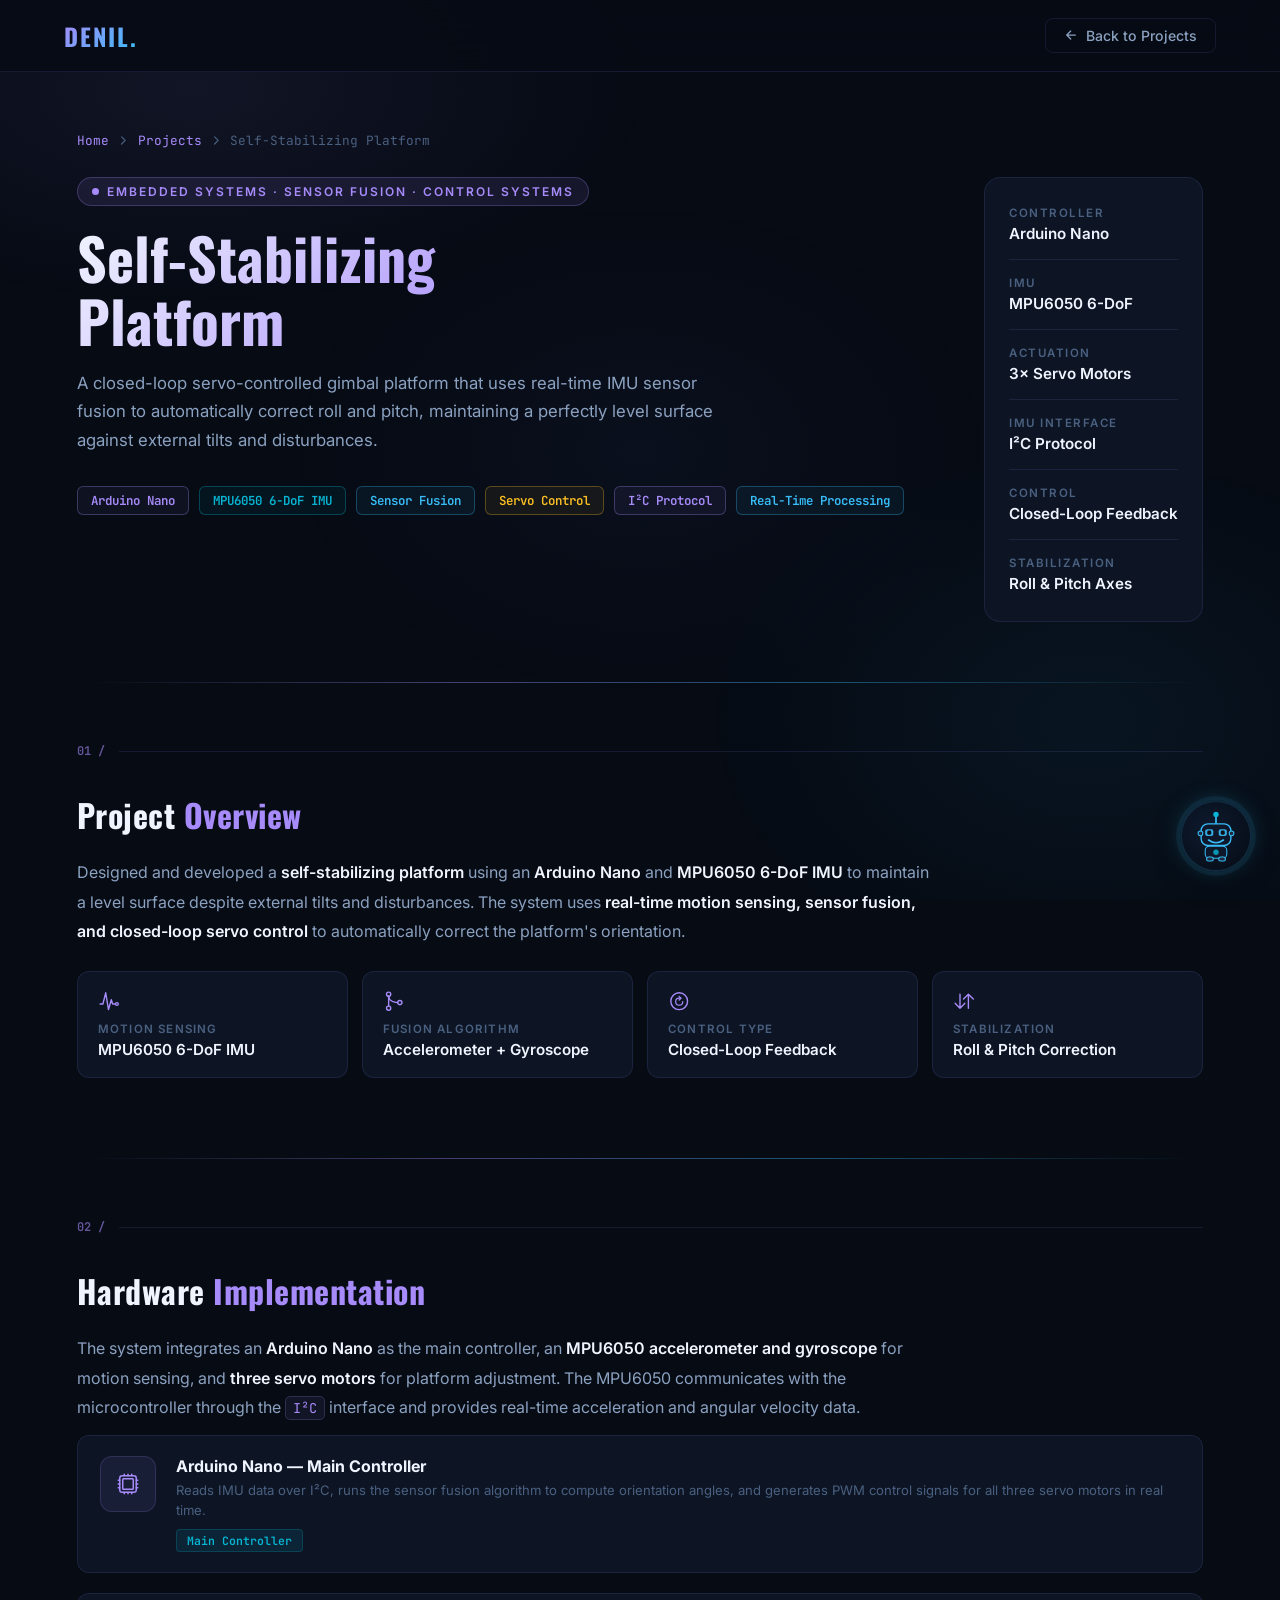
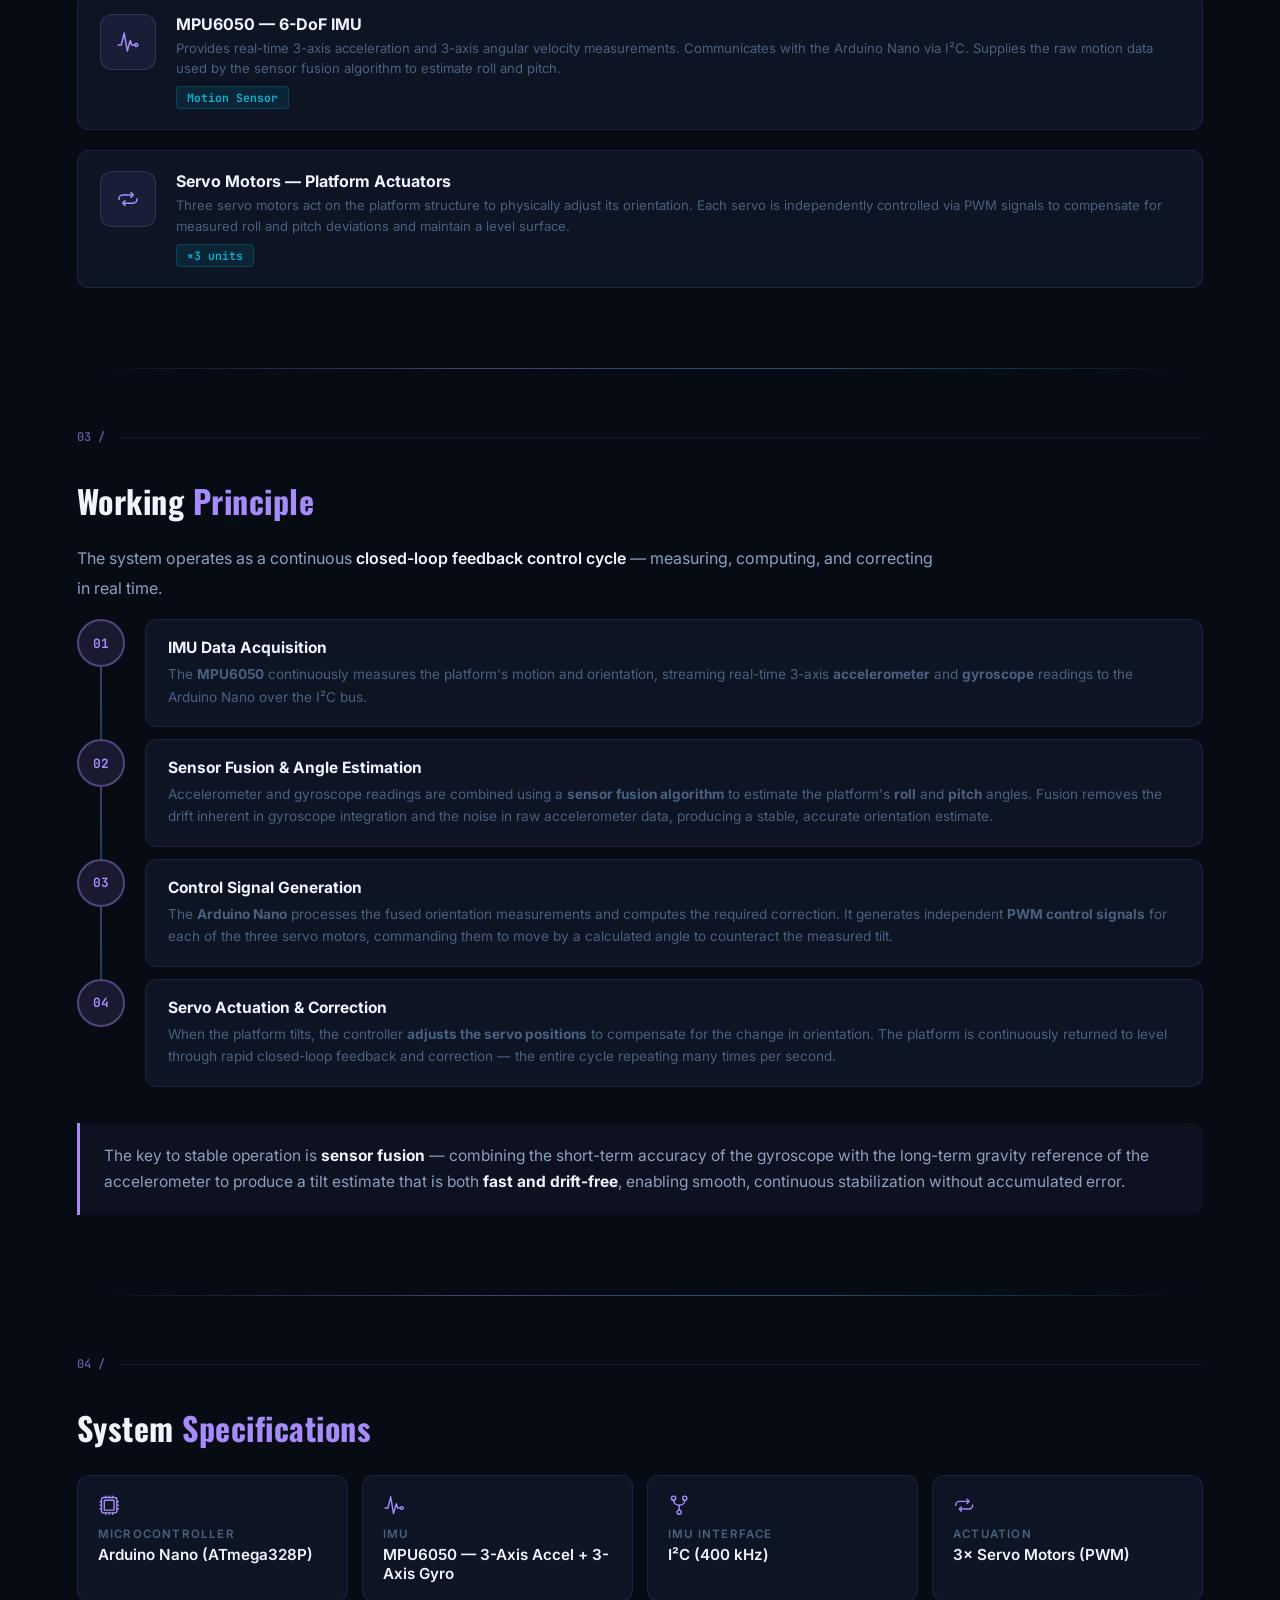
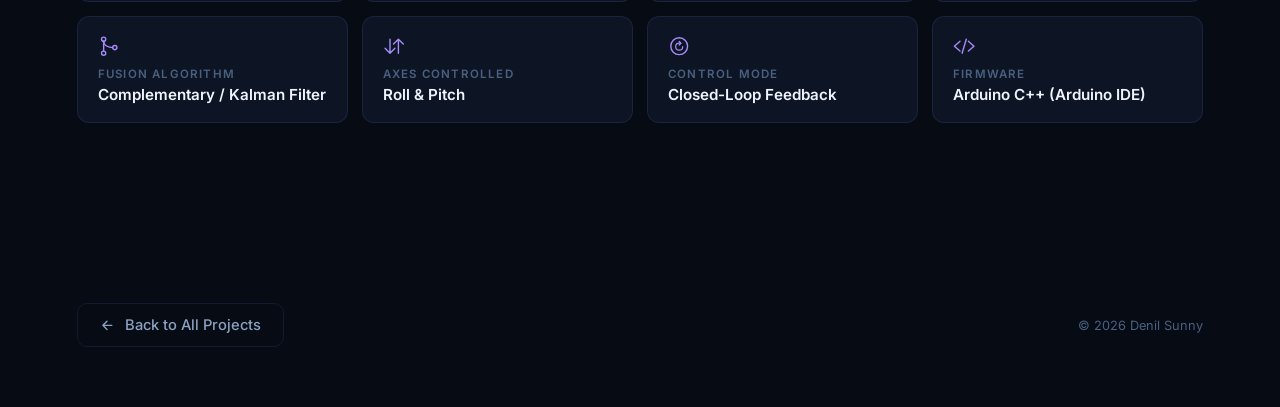
<file: self-stabilizing.html>
<!DOCTYPE html>
<html lang="en">
<head>
    <meta charset="UTF-8">
    <meta name="viewport" content="width=device-width, initial-scale=1.0">
    <title>Self-Stabilizing Platform | Denil Sunny</title>
    <meta name="description" content="Detailed breakdown of the Self-Stabilizing Platform project by Denil Sunny — Arduino Nano, MPU6050 IMU, sensor fusion, and closed-loop servo control for real-time orientation correction.">
    <link rel="preconnect" href="https://fonts.googleapis.com">
    <link rel="preconnect" href="https://fonts.gstatic.com" crossorigin>
    <link href="https://fonts.googleapis.com/css2?family=Inter:wght@300;400;500;600;700&family=Oswald:wght@500;700&family=JetBrains+Mono:wght@400;600&display=swap" rel="stylesheet">
    <!-- Ionicons — served locally to avoid CDN CORS / 404 issues -->
    <script type="module" src="assets/ionicons/ionicons.esm.js"></script>
    <script nomodule src="assets/ionicons/ionicons.js"></script>
    <style>
        *, *::before, *::after { box-sizing: border-box; margin: 0; padding: 0; }
        :root {
            --bg-deep: #060b14; --bg-card: #0d1524;
            --accent-blue: #38bdf8; --accent-cyan: #06b6d4;
            --accent-glow: rgba(129,140,248,.18); --accent-violet: #818cf8;
            --accent-primary: #a78bfa;
            --text-primary: #f0f4ff; --text-secondary: #8ba1c0; --text-muted: #4a6080;
            --border: rgba(129,140,248,.12); --border-hover: rgba(167,139,250,.4);
            --radius-lg: 16px; --radius-xl: 24px; --nav-h: 72px;
        }
        html { scroll-behavior: smooth; }
        body { font-family: 'Inter', sans-serif; background: var(--bg-deep); color: var(--text-primary); min-height: 100vh; overflow-x: hidden; }
        ::-webkit-scrollbar { width: 6px; }
        ::-webkit-scrollbar-track { background: var(--bg-deep); }
        ::-webkit-scrollbar-thumb { background: var(--accent-primary); border-radius: 3px; }
        .bg-mesh {
            position: fixed; inset: 0; z-index: 0; pointer-events: none;
            background:
                radial-gradient(ellipse 60% 40% at 15% 10%, rgba(167,139,250,.08) 0%, transparent 60%),
                radial-gradient(ellipse 50% 50% at 85% 80%, rgba(56,189,248,.06) 0%, transparent 60%),
                radial-gradient(ellipse 40% 40% at 50% 50%, rgba(129,140,248,.04) 0%, transparent 70%);
        }
        /* NAV */
        .navbar { position: fixed; top: 0; left: 0; right: 0; z-index: 100; height: var(--nav-h); display: flex; align-items: center; justify-content: space-between; padding: 0 clamp(20px,5vw,80px); background: rgba(6,11,20,.85); backdrop-filter: blur(18px); border-bottom: 1px solid var(--border); }
        .nav-logo { font-family: 'Oswald', sans-serif; font-size: 1.5rem; font-weight: 700; background: linear-gradient(135deg, var(--accent-primary), var(--accent-blue)); -webkit-background-clip: text; -webkit-text-fill-color: transparent; text-decoration: none; letter-spacing: 2px; }
        .nav-back { display: flex; align-items: center; gap: 8px; font-size: .88rem; font-weight: 500; color: var(--text-secondary); text-decoration: none; padding: 8px 18px; border: 1px solid var(--border); border-radius: 8px; transition: all .25s ease; }
        .nav-back:hover { color: var(--accent-primary); border-color: var(--accent-primary); background: var(--accent-glow); transform: translateX(-3px); }
        /* HERO */
        .proj-hero { position: relative; z-index: 1; padding: calc(var(--nav-h) + 60px) clamp(20px,6vw,120px) 0; max-width: 1300px; margin: 0 auto; }
        .breadcrumb { display: flex; align-items: center; gap: 8px; font-size: .8rem; color: var(--text-muted); margin-bottom: 28px; font-family: 'JetBrains Mono', monospace; }
        .breadcrumb a { color: var(--accent-primary); text-decoration: none; }
        .breadcrumb a:hover { text-decoration: underline; }
        .proj-hero-inner { display: grid; grid-template-columns: 1fr auto; align-items: start; gap: 40px; }
        @media (max-width: 768px) { .proj-hero-inner { grid-template-columns: 1fr; } .hero-stats { display: none; } }
        .hero-badge { display: inline-flex; align-items: center; gap: 8px; font-size: .75rem; font-weight: 600; letter-spacing: 2px; text-transform: uppercase; color: var(--accent-primary); background: rgba(167,139,250,.1); border: 1px solid rgba(167,139,250,.25); padding: 6px 14px; border-radius: 100px; margin-bottom: 20px; }
        .hero-badge .dot { width: 7px; height: 7px; border-radius: 50%; background: var(--accent-primary); animation: pulse-dot 1.8s ease-in-out infinite; }
        @keyframes pulse-dot { 0%,100% { transform: scale(1); opacity: 1; } 50% { transform: scale(1.5); opacity: .5; } }
        .proj-title { font-family: 'Oswald', sans-serif; font-size: clamp(2rem,4.5vw,3.8rem); font-weight: 700; line-height: 1.1; background: linear-gradient(135deg, #f0f4ff 0%, var(--accent-primary) 55%, var(--accent-blue) 100%); -webkit-background-clip: text; -webkit-text-fill-color: transparent; margin-bottom: 16px; }
        .proj-subtitle { font-size: 1.05rem; color: var(--text-secondary); max-width: 640px; line-height: 1.7; margin-bottom: 32px; }
        .tech-tags { display: flex; flex-wrap: wrap; gap: 10px; }
        .tech-tag { font-family: 'JetBrains Mono', monospace; font-size: .78rem; font-weight: 600; padding: 5px 13px; border-radius: 6px; border: 1px solid; }
        .tag-violet { color: var(--accent-primary); border-color: rgba(167,139,250,.3); background: rgba(167,139,250,.06); }
        .tag-blue   { color: var(--accent-blue);    border-color: rgba(56,189,248,.3);   background: rgba(56,189,248,.06); }
        .tag-cyan   { color: var(--accent-cyan);    border-color: rgba(6,182,212,.3);    background: rgba(6,182,212,.06); }
        .tag-amber  { color: #fbbf24;               border-color: rgba(251,191,36,.3);   background: rgba(251,191,36,.06); }
        .hero-stats { display: flex; flex-direction: column; gap: 16px; background: var(--bg-card); border: 1px solid var(--border); border-radius: var(--radius-lg); padding: 28px 24px; min-width: 210px; }
        .stat-item { display: flex; flex-direction: column; gap: 4px; }
        .stat-label { font-size: .72rem; font-weight: 600; letter-spacing: 1.5px; text-transform: uppercase; color: var(--text-muted); }
        .stat-value { font-size: .95rem; font-weight: 600; color: var(--text-primary); }
        .stat-divider { height: 1px; background: var(--border); }

        /* CONTENT */
        .proj-content { position: relative; z-index: 1; max-width: 1300px; margin: 0 auto; padding: 0 clamp(20px,6vw,120px) 100px; }
        .content-section { margin-bottom: 80px; opacity: 0; transform: translateY(36px); transition: opacity .7s ease, transform .7s ease; }
        .content-section.visible { opacity: 1; transform: translateY(0); }
        .section-label { display: flex; align-items: center; gap: 14px; margin-bottom: 32px; }
        .section-number { font-family: 'JetBrains Mono', monospace; font-size: .75rem; font-weight: 600; color: var(--accent-primary); opacity: .6; }
        .section-line { flex: 1; height: 1px; background: var(--border); }
        .section-heading { font-family: 'Oswald', sans-serif; font-size: clamp(1.5rem,3vw,2rem); font-weight: 700; color: var(--text-primary); letter-spacing: .5px; margin-bottom: 20px; }
        .section-heading .accent { color: var(--accent-primary); }
        .prose { color: var(--text-secondary); font-size: 1rem; line-height: 1.85; max-width: 860px; }
        .prose p { margin-bottom: 18px; }
        .prose p:last-child { margin-bottom: 0; }
        .prose strong { color: var(--text-primary); font-weight: 600; }
        .prose code { font-family: 'JetBrains Mono', monospace; font-size: .85em; background: rgba(167,139,250,.08); border: 1px solid rgba(167,139,250,.2); padding: 2px 7px; border-radius: 5px; color: var(--accent-primary); }
        /* SPEC GRID */
        .spec-grid { display: grid; grid-template-columns: repeat(auto-fill,minmax(220px,1fr)); gap: 14px; margin-top: 24px; }
        .spec-card { background: var(--bg-card); border: 1px solid var(--border); border-radius: 12px; padding: 18px 20px; transition: border-color .25s, transform .25s; }
        .spec-card:hover { border-color: var(--border-hover); transform: translateY(-3px); }
        .spec-icon { font-size: 1.4rem; color: var(--accent-primary); margin-bottom: 10px; display: block; }
        .spec-key { font-size: .72rem; font-weight: 600; letter-spacing: 1.2px; text-transform: uppercase; color: var(--text-muted); margin-bottom: 4px; }
        .spec-val { font-size: .95rem; font-weight: 600; color: var(--text-primary); }
        .glow-divider { width: 100%; height: 1px; background: linear-gradient(90deg, transparent, var(--accent-primary), var(--accent-blue), transparent); margin: 60px 0; opacity: .4; }
        /* COMPONENT LIST */
        .component-list { display: flex; flex-direction: column; gap: 20px; margin-top: 12px; }
        .component-item { display: grid; grid-template-columns: 56px 1fr; gap: 20px; align-items: start; background: var(--bg-card); border: 1px solid var(--border); border-radius: 12px; padding: 20px 22px; transition: border-color .25s, transform .25s; }
        .component-item:hover { border-color: var(--border-hover); transform: translateX(5px); }
        .comp-icon-wrap { width: 56px; height: 56px; border-radius: 12px; background: rgba(167,139,250,.08); border: 1px solid rgba(167,139,250,.18); display: flex; align-items: center; justify-content: center; font-size: 1.5rem; color: var(--accent-primary); flex-shrink: 0; }
        .comp-name { font-size: 1rem; font-weight: 700; color: var(--text-primary); margin-bottom: 4px; }
        .comp-role { font-size: .82rem; color: var(--text-muted); line-height: 1.55; }
        .comp-badge { display: inline-block; margin-top: 8px; font-family: 'JetBrains Mono', monospace; font-size: .72rem; font-weight: 600; color: var(--accent-cyan); background: rgba(6,182,212,.1); border: 1px solid rgba(6,182,212,.2); padding: 3px 10px; border-radius: 4px; }
        /* PIPELINE */
        .pipeline { display: flex; flex-direction: column; gap: 0; margin-top: 16px; }
        .pipeline-step { display: grid; grid-template-columns: 48px 1fr; gap: 20px; align-items: stretch; }
        .pipeline-left { display: flex; flex-direction: column; align-items: center; }
        .pipeline-node { width: 48px; height: 48px; border-radius: 50%; background: rgba(167,139,250,.12); border: 2px solid rgba(167,139,250,.4); display: flex; align-items: center; justify-content: center; font-family: 'JetBrains Mono', monospace; font-size: .8rem; font-weight: 700; color: var(--accent-primary); flex-shrink: 0; z-index: 1; }
        .pipeline-connector { flex: 1; width: 2px; background: linear-gradient(to bottom, rgba(167,139,250,.4), rgba(56,189,248,.3)); margin: 0 auto; }
        .pipeline-step:last-child .pipeline-connector { display: none; }
        .pipeline-body { background: var(--bg-card); border: 1px solid var(--border); border-radius: 12px; padding: 18px 22px; margin-bottom: 12px; transition: border-color .25s; }
        .pipeline-body:hover { border-color: var(--border-hover); }
        .pipeline-title { font-size: .97rem; font-weight: 700; color: var(--text-primary); margin-bottom: 6px; }
        .pipeline-desc { font-size: .85rem; color: var(--text-muted); line-height: 1.65; }
        /* HIGHLIGHT PANEL */
        .highlight-panel { border-left: 3px solid var(--accent-primary); background: rgba(167,139,250,.05); border-radius: 0 12px 12px 0; padding: 20px 24px; margin: 24px 0; }
        .highlight-panel p { color: var(--text-secondary); line-height: 1.7; font-size: .97rem; }
        .highlight-panel strong { color: var(--text-primary); }
        /* FOOTER */
        .proj-footer { position: relative; z-index: 1; max-width: 1300px; margin: 0 auto; padding: 0 clamp(20px,6vw,120px) 60px; display: flex; align-items: center; justify-content: space-between; flex-wrap: wrap; gap: 20px; }
        .back-link { display: inline-flex; align-items: center; gap: 10px; text-decoration: none; color: var(--text-secondary); font-size: .92rem; font-weight: 500; border: 1px solid var(--border); border-radius: 10px; padding: 12px 22px; transition: all .25s ease; }
        .back-link:hover { color: var(--accent-primary); border-color: var(--accent-primary); background: var(--accent-glow); transform: translateX(-4px); }
        .footer-copy { font-size: .8rem; color: var(--text-muted); }
        @media (max-width: 640px) { .spec-grid { grid-template-columns: 1fr 1fr; } }
    </style>
</head>
<body>
<div class="bg-mesh"></div>

<nav class="navbar">
    <a href="index.html" class="nav-logo">DENIL.</a>
    <a href="index.html#projects" class="nav-back">
        <ion-icon name="arrow-back-outline"></ion-icon> Back to Projects
    </a>
</nav>

<header class="proj-hero">
    <div class="breadcrumb">
        <a href="index.html">Home</a>
        <ion-icon name="chevron-forward-outline"></ion-icon>
        <a href="index.html#projects">Projects</a>
        <ion-icon name="chevron-forward-outline"></ion-icon>
        <span>Self-Stabilizing Platform</span>
    </div>
    <div class="proj-hero-inner">
        <div class="hero-left">
            <div class="hero-badge"><span class="dot"></span>Embedded Systems &middot; Sensor Fusion &middot; Control Systems</div>
            <h1 class="proj-title">Self-Stabilizing<br>Platform</h1>
            <p class="proj-subtitle">A closed-loop servo-controlled gimbal platform that uses real-time IMU sensor fusion to automatically correct roll and pitch, maintaining a perfectly level surface against external tilts and disturbances.</p>
            <div class="tech-tags">
                <span class="tech-tag tag-violet">Arduino Nano</span>
                <span class="tech-tag tag-cyan">MPU6050 6-DoF IMU</span>
                <span class="tech-tag tag-blue">Sensor Fusion</span>
                <span class="tech-tag tag-amber">Servo Control</span>
                <span class="tech-tag tag-violet">I&sup2;C Protocol</span>
                <span class="tech-tag tag-blue">Real-Time Processing</span>
            </div>
        </div>
        <aside class="hero-stats">
            <div class="stat-item"><span class="stat-label">Controller</span><span class="stat-value">Arduino Nano</span></div>
            <div class="stat-divider"></div>
            <div class="stat-item"><span class="stat-label">IMU</span><span class="stat-value">MPU6050 6-DoF</span></div>
            <div class="stat-divider"></div>
            <div class="stat-item"><span class="stat-label">Actuation</span><span class="stat-value">3&times; Servo Motors</span></div>
            <div class="stat-divider"></div>
            <div class="stat-item"><span class="stat-label">IMU Interface</span><span class="stat-value">I&sup2;C Protocol</span></div>
            <div class="stat-divider"></div>
            <div class="stat-item"><span class="stat-label">Control</span><span class="stat-value">Closed-Loop Feedback</span></div>
            <div class="stat-divider"></div>
            <div class="stat-item"><span class="stat-label">Stabilization</span><span class="stat-value">Roll &amp; Pitch Axes</span></div>
        </aside>
    </div>
</header>

<main class="proj-content">

    <div class="glow-divider"></div>

    <!-- 01 OVERVIEW -->
    <section class="content-section" id="s-overview">
        <div class="section-label"><span class="section-number">01 /</span><div class="section-line"></div></div>
        <h2 class="section-heading">Project <span class="accent">Overview</span></h2>
        <div class="prose">
            <p>Designed and developed a <strong>self-stabilizing platform</strong> using an <strong>Arduino Nano</strong> and <strong>MPU6050 6-DoF IMU</strong> to maintain a level surface despite external tilts and disturbances. The system uses <strong>real-time motion sensing, sensor fusion, and closed-loop servo control</strong> to automatically correct the platform's orientation.</p>
        </div>
        <div class="spec-grid">
            <div class="spec-card"><ion-icon name="pulse-outline" class="spec-icon"></ion-icon><div class="spec-key">Motion Sensing</div><div class="spec-val">MPU6050 6-DoF IMU</div></div>
            <div class="spec-card"><ion-icon name="git-merge-outline" class="spec-icon"></ion-icon><div class="spec-key">Fusion Algorithm</div><div class="spec-val">Accelerometer + Gyroscope</div></div>
            <div class="spec-card"><ion-icon name="refresh-circle-outline" class="spec-icon"></ion-icon><div class="spec-key">Control Type</div><div class="spec-val">Closed-Loop Feedback</div></div>
            <div class="spec-card"><ion-icon name="swap-vertical-outline" class="spec-icon"></ion-icon><div class="spec-key">Stabilization</div><div class="spec-val">Roll &amp; Pitch Correction</div></div>
        </div>
    </section>

    <div class="glow-divider"></div>

    <!-- 02 HARDWARE -->
    <section class="content-section" id="s-hardware">
        <div class="section-label"><span class="section-number">02 /</span><div class="section-line"></div></div>
        <h2 class="section-heading">Hardware <span class="accent">Implementation</span></h2>
        <div class="prose">
            <p>The system integrates an <strong>Arduino Nano</strong> as the main controller, an <strong>MPU6050 accelerometer and gyroscope</strong> for motion sensing, and <strong>three servo motors</strong> for platform adjustment. The MPU6050 communicates with the microcontroller through the <code>I&sup2;C</code> interface and provides real-time acceleration and angular velocity data.</p>
        </div>
        <div class="component-list">
            <div class="component-item">
                <div class="comp-icon-wrap"><ion-icon name="hardware-chip-outline"></ion-icon></div>
                <div><div class="comp-name">Arduino Nano &mdash; Main Controller</div><div class="comp-role">Reads IMU data over I&sup2;C, runs the sensor fusion algorithm to compute orientation angles, and generates PWM control signals for all three servo motors in real time.</div><span class="comp-badge">Main Controller</span></div>
            </div>
            <div class="component-item">
                <div class="comp-icon-wrap"><ion-icon name="pulse-outline"></ion-icon></div>
                <div><div class="comp-name">MPU6050 &mdash; 6-DoF IMU</div><div class="comp-role">Provides real-time 3-axis acceleration and 3-axis angular velocity measurements. Communicates with the Arduino Nano via I&sup2;C. Supplies the raw motion data used by the sensor fusion algorithm to estimate roll and pitch.</div><span class="comp-badge">Motion Sensor</span></div>
            </div>
            <div class="component-item">
                <div class="comp-icon-wrap"><ion-icon name="repeat-outline"></ion-icon></div>
                <div><div class="comp-name">Servo Motors &mdash; Platform Actuators</div><div class="comp-role">Three servo motors act on the platform structure to physically adjust its orientation. Each servo is independently controlled via PWM signals to compensate for measured roll and pitch deviations and maintain a level surface.</div><span class="comp-badge">&times;3 units</span></div>
            </div>
        </div>
    </section>

    <div class="glow-divider"></div>

    <!-- 03 WORKING PRINCIPLE -->
    <section class="content-section" id="s-working">
        <div class="section-label"><span class="section-number">03 /</span><div class="section-line"></div></div>
        <h2 class="section-heading">Working <span class="accent">Principle</span></h2>
        <div class="prose">
            <p>The system operates as a continuous <strong>closed-loop feedback control cycle</strong> &mdash; measuring, computing, and correcting in real time.</p>
        </div>
        <div class="pipeline">
            <div class="pipeline-step">
                <div class="pipeline-left">
                    <div class="pipeline-node">01</div>
                    <div class="pipeline-connector"></div>
                </div>
                <div class="pipeline-body">
                    <div class="pipeline-title">IMU Data Acquisition</div>
                    <div class="pipeline-desc">The <strong>MPU6050</strong> continuously measures the platform's motion and orientation, streaming real-time 3-axis <strong>accelerometer</strong> and <strong>gyroscope</strong> readings to the Arduino Nano over the I&sup2;C bus.</div>
                </div>
            </div>
            <div class="pipeline-step">
                <div class="pipeline-left">
                    <div class="pipeline-node">02</div>
                    <div class="pipeline-connector"></div>
                </div>
                <div class="pipeline-body">
                    <div class="pipeline-title">Sensor Fusion &amp; Angle Estimation</div>
                    <div class="pipeline-desc">Accelerometer and gyroscope readings are combined using a <strong>sensor fusion algorithm</strong> to estimate the platform's <strong>roll</strong> and <strong>pitch</strong> angles. Fusion removes the drift inherent in gyroscope integration and the noise in raw accelerometer data, producing a stable, accurate orientation estimate.</div>
                </div>
            </div>
            <div class="pipeline-step">
                <div class="pipeline-left">
                    <div class="pipeline-node">03</div>
                    <div class="pipeline-connector"></div>
                </div>
                <div class="pipeline-body">
                    <div class="pipeline-title">Control Signal Generation</div>
                    <div class="pipeline-desc">The <strong>Arduino Nano</strong> processes the fused orientation measurements and computes the required correction. It generates independent <strong>PWM control signals</strong> for each of the three servo motors, commanding them to move by a calculated angle to counteract the measured tilt.</div>
                </div>
            </div>
            <div class="pipeline-step">
                <div class="pipeline-left">
                    <div class="pipeline-node">04</div>
                    <div class="pipeline-connector"></div>
                </div>
                <div class="pipeline-body">
                    <div class="pipeline-title">Servo Actuation &amp; Correction</div>
                    <div class="pipeline-desc">When the platform tilts, the controller <strong>adjusts the servo positions</strong> to compensate for the change in orientation. The platform is continuously returned to level through rapid closed-loop feedback and correction &mdash; the entire cycle repeating many times per second.</div>
                </div>
            </div>
        </div>
        <div class="highlight-panel">
            <p>The key to stable operation is <strong>sensor fusion</strong> &mdash; combining the short-term accuracy of the gyroscope with the long-term gravity reference of the accelerometer to produce a tilt estimate that is both <strong>fast and drift-free</strong>, enabling smooth, continuous stabilization without accumulated error.</p>
        </div>
    </section>

    <div class="glow-divider"></div>

    <!-- 04 SYSTEM SPECS -->
    <section class="content-section" id="s-specs">
        <div class="section-label"><span class="section-number">04 /</span><div class="section-line"></div></div>
        <h2 class="section-heading">System <span class="accent">Specifications</span></h2>
        <div class="spec-grid">
            <div class="spec-card"><ion-icon name="hardware-chip-outline" class="spec-icon"></ion-icon><div class="spec-key">Microcontroller</div><div class="spec-val">Arduino Nano (ATmega328P)</div></div>
            <div class="spec-card"><ion-icon name="pulse-outline" class="spec-icon"></ion-icon><div class="spec-key">IMU</div><div class="spec-val">MPU6050 &mdash; 3-Axis Accel + 3-Axis Gyro</div></div>
            <div class="spec-card"><ion-icon name="git-network-outline" class="spec-icon"></ion-icon><div class="spec-key">IMU Interface</div><div class="spec-val">I&sup2;C (400 kHz)</div></div>
            <div class="spec-card"><ion-icon name="repeat-outline" class="spec-icon"></ion-icon><div class="spec-key">Actuation</div><div class="spec-val">3&times; Servo Motors (PWM)</div></div>
            <div class="spec-card"><ion-icon name="git-merge-outline" class="spec-icon"></ion-icon><div class="spec-key">Fusion Algorithm</div><div class="spec-val">Complementary / Kalman Filter</div></div>
            <div class="spec-card"><ion-icon name="swap-vertical-outline" class="spec-icon"></ion-icon><div class="spec-key">Axes Controlled</div><div class="spec-val">Roll &amp; Pitch</div></div>
            <div class="spec-card"><ion-icon name="refresh-circle-outline" class="spec-icon"></ion-icon><div class="spec-key">Control Mode</div><div class="spec-val">Closed-Loop Feedback</div></div>
            <div class="spec-card"><ion-icon name="code-slash-outline" class="spec-icon"></ion-icon><div class="spec-key">Firmware</div><div class="spec-val">Arduino C++ (Arduino IDE)</div></div>
        </div>
    </section>

</main>

<div class="proj-footer">
    <a href="index.html#projects" class="back-link">
        <ion-icon name="arrow-back-outline"></ion-icon> Back to All Projects
    </a>
    <span class="footer-copy">&copy; 2026 Denil Sunny</span>
</div>

<script>
    const observer = new IntersectionObserver((entries) => {
        entries.forEach(entry => {
            if (entry.isIntersecting) {
                const el = entry.target;
                const delay = el.dataset.delay ? parseInt(el.dataset.delay) : 0;
                setTimeout(() => el.classList.add('visible'), delay);
                observer.unobserve(el);
            }
        });
    }, { threshold: 0.08 });
    document.querySelectorAll('.content-section').forEach(el => observer.observe(el));
</script>
<!-- AI Portfolio Assistant -->
<script src="chatbot-knowledge.js"></script>
<script src="chatbot.js"></script>
</body>
</html>
</file>
